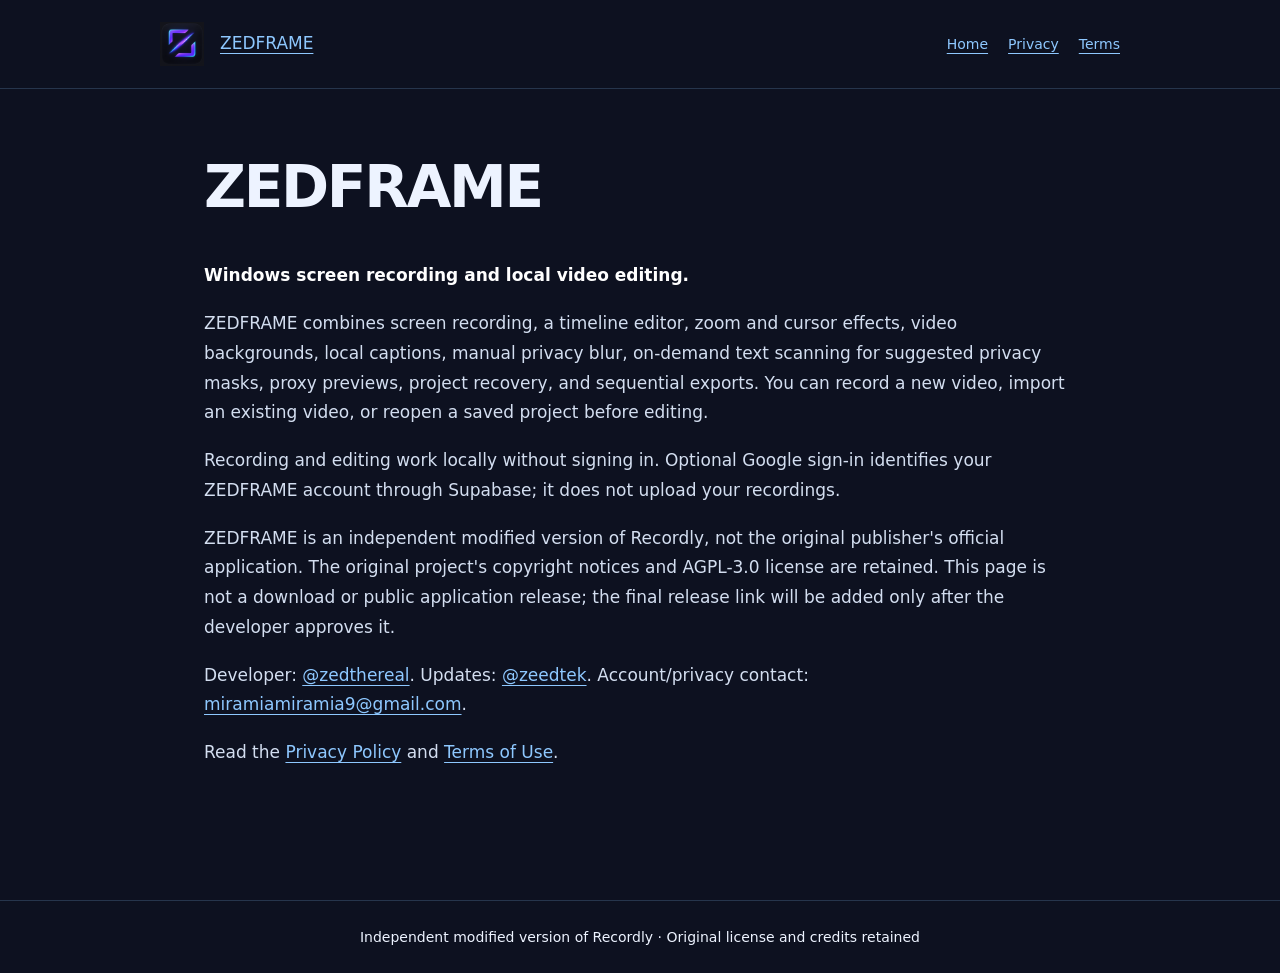
<file: index.html>
<!doctype html>
<html lang="en"><head><meta charset="utf-8"><meta name="viewport" content="width=device-width,initial-scale=1"><title>ZEDFRAME</title><meta name="description" content="ZEDFRAME Windows screen recording and local editing. Information, privacy policy and terms."><link rel="icon" href="icon.png"><link rel="stylesheet" href="style.css"></head><body><header><img src="icon.png" alt="ZEDFRAME icon"><a href="index.html">ZEDFRAME</a><nav aria-label="Main"><a href="index.html">Home</a><a href="privacy.html">Privacy</a><a href="terms.html">Terms</a></nav></header><main><h1>ZEDFRAME</h1>
<p><strong>Windows screen recording and local video editing.</strong></p>
<p>ZEDFRAME combines screen recording, a timeline editor, zoom and cursor effects, video backgrounds, local captions, manual privacy blur, on-demand text scanning for suggested privacy masks, proxy previews, project recovery, and sequential exports. You can record a new video, import an existing video, or reopen a saved project before editing.</p>
<p>Recording and editing work locally without signing in. Optional Google sign-in identifies your ZEDFRAME account through Supabase; it does not upload your recordings.</p>
<p>ZEDFRAME is an independent modified version of Recordly, not the original publisher's official application. The original project's copyright notices and AGPL-3.0 license are retained. This page is not a download or public application release; the final release link will be added only after the developer approves it.</p>
<p>Developer: <a href="https://t.me/zedthereal">@zedthereal</a>. Updates: <a href="https://t.me/zeedtek">@zeedtek</a>. Account/privacy contact: <a href="mailto:miramiamiramia9@gmail.com">miramiamiramia9@gmail.com</a>.</p>
<p>Read the <a href="privacy.html">Privacy Policy</a> and <a href="terms.html">Terms of Use</a>.</p></main><footer>Independent modified version of Recordly · Original license and credits retained</footer></body></html>
</file>
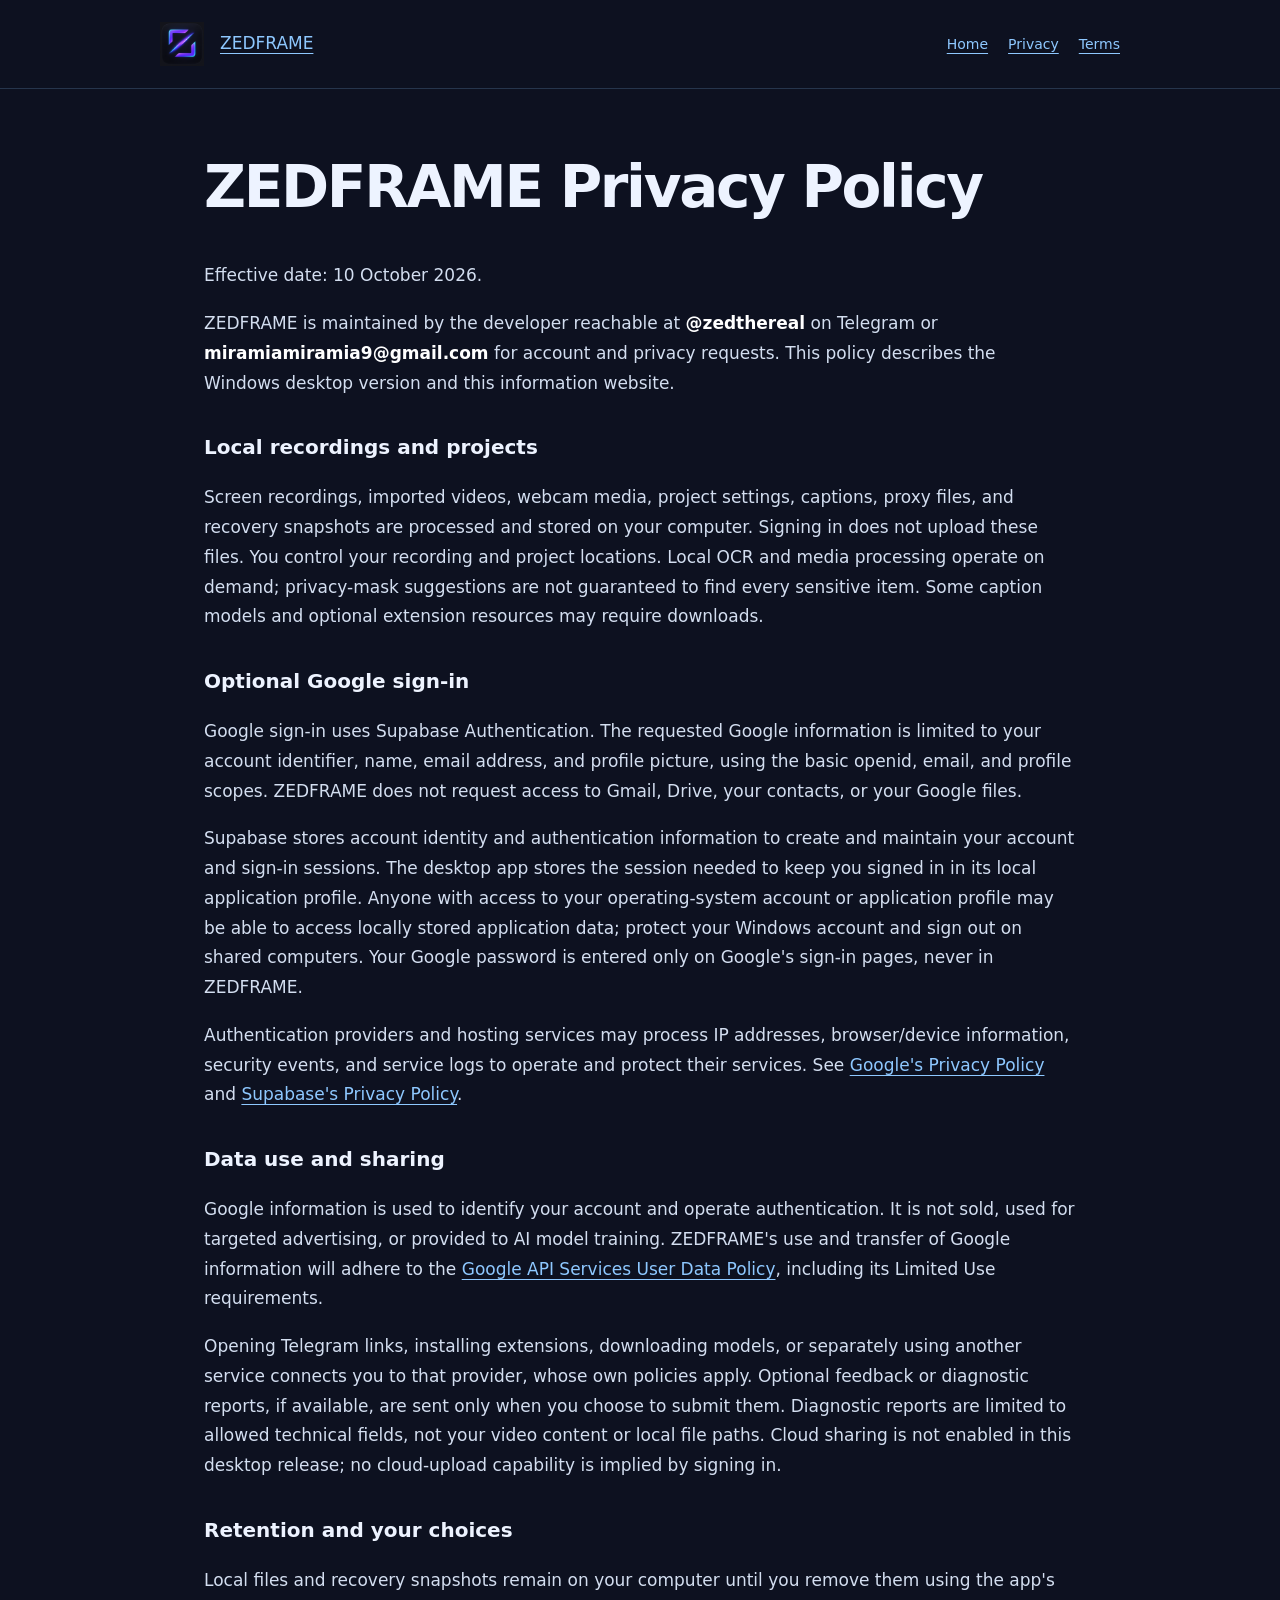
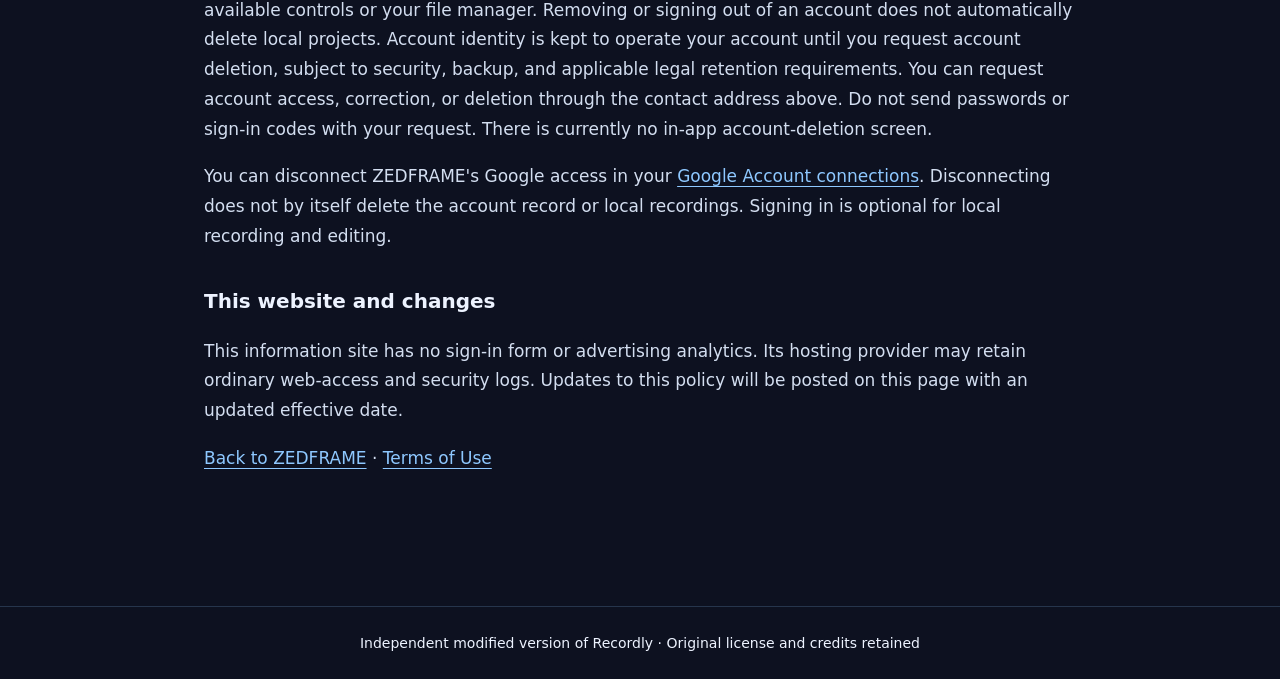
<file: privacy.html>
<!doctype html>
<html lang="en"><head><meta charset="utf-8"><meta name="viewport" content="width=device-width,initial-scale=1"><title>ZEDFRAME Privacy Policy</title><meta name="description" content="ZEDFRAME Windows screen recording and local editing. Information, privacy policy and terms."><link rel="icon" href="icon.png"><link rel="stylesheet" href="style.css"></head><body><header><img src="icon.png" alt="ZEDFRAME icon"><a href="index.html">ZEDFRAME</a><nav aria-label="Main"><a href="index.html">Home</a><a href="privacy.html">Privacy</a><a href="terms.html">Terms</a></nav></header><main><h1>ZEDFRAME Privacy Policy</h1>
<p>Effective date: 10 October 2026.</p>
<p>ZEDFRAME is maintained by the developer reachable at <strong>@zedthereal</strong> on Telegram or <strong>miramiamiramia9@gmail.com</strong> for account and privacy requests. This policy describes the Windows desktop version and this information website.</p>
<h3>Local recordings and projects</h3>
<p>Screen recordings, imported videos, webcam media, project settings, captions, proxy files, and recovery snapshots are processed and stored on your computer. Signing in does not upload these files. You control your recording and project locations. Local OCR and media processing operate on demand; privacy-mask suggestions are not guaranteed to find every sensitive item. Some caption models and optional extension resources may require downloads.</p>
<h3>Optional Google sign-in</h3>
<p>Google sign-in uses Supabase Authentication. The requested Google information is limited to your account identifier, name, email address, and profile picture, using the basic openid, email, and profile scopes. ZEDFRAME does not request access to Gmail, Drive, your contacts, or your Google files.</p>
<p>Supabase stores account identity and authentication information to create and maintain your account and sign-in sessions. The desktop app stores the session needed to keep you signed in in its local application profile. Anyone with access to your operating-system account or application profile may be able to access locally stored application data; protect your Windows account and sign out on shared computers. Your Google password is entered only on Google's sign-in pages, never in ZEDFRAME.</p>
<p>Authentication providers and hosting services may process IP addresses, browser/device information, security events, and service logs to operate and protect their services. See <a href="https://policies.google.com/privacy">Google's Privacy Policy</a> and <a href="https://supabase.com/privacy">Supabase's Privacy Policy</a>.</p>
<h3>Data use and sharing</h3>
<p>Google information is used to identify your account and operate authentication. It is not sold, used for targeted advertising, or provided to AI model training. ZEDFRAME's use and transfer of Google information will adhere to the <a href="https://developers.google.com/terms/api-services-user-data-policy">Google API Services User Data Policy</a>, including its Limited Use requirements.</p>
<p>Opening Telegram links, installing extensions, downloading models, or separately using another service connects you to that provider, whose own policies apply. Optional feedback or diagnostic reports, if available, are sent only when you choose to submit them. Diagnostic reports are limited to allowed technical fields, not your video content or local file paths. Cloud sharing is not enabled in this desktop release; no cloud-upload capability is implied by signing in.</p>
<h3>Retention and your choices</h3>
<p>Local files and recovery snapshots remain on your computer until you remove them using the app's available controls or your file manager. Removing or signing out of an account does not automatically delete local projects. Account identity is kept to operate your account until you request account deletion, subject to security, backup, and applicable legal retention requirements. You can request account access, correction, or deletion through the contact address above. Do not send passwords or sign-in codes with your request. There is currently no in-app account-deletion screen.</p>
<p>You can disconnect ZEDFRAME's Google access in your <a href="https://myaccount.google.com/connections">Google Account connections</a>. Disconnecting does not by itself delete the account record or local recordings. Signing in is optional for local recording and editing.</p>
<h3>This website and changes</h3>
<p>This information site has no sign-in form or advertising analytics. Its hosting provider may retain ordinary web-access and security logs. Updates to this policy will be posted on this page with an updated effective date.</p>
<p><a href="index.html">Back to ZEDFRAME</a> · <a href="terms.html">Terms of Use</a></p></main><footer>Independent modified version of Recordly · Original license and credits retained</footer></body></html>
</file>
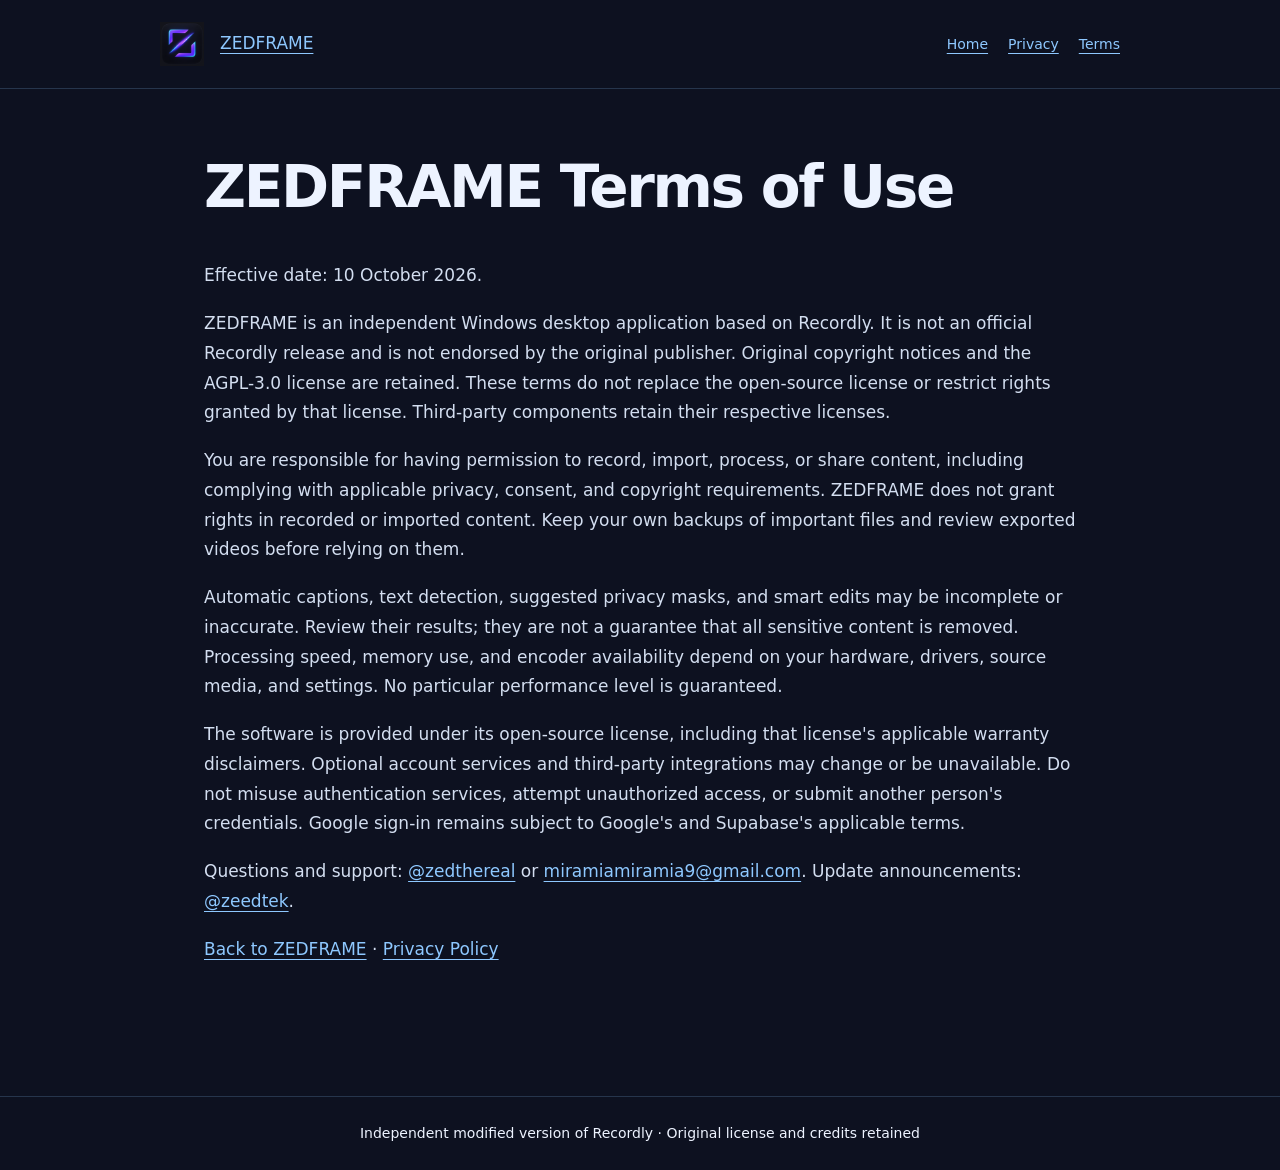
<file: terms.html>
<!doctype html>
<html lang="en"><head><meta charset="utf-8"><meta name="viewport" content="width=device-width,initial-scale=1"><title>ZEDFRAME Terms of Use</title><meta name="description" content="ZEDFRAME Windows screen recording and local editing. Information, privacy policy and terms."><link rel="icon" href="icon.png"><link rel="stylesheet" href="style.css"></head><body><header><img src="icon.png" alt="ZEDFRAME icon"><a href="index.html">ZEDFRAME</a><nav aria-label="Main"><a href="index.html">Home</a><a href="privacy.html">Privacy</a><a href="terms.html">Terms</a></nav></header><main><h1>ZEDFRAME Terms of Use</h1>
<p>Effective date: 10 October 2026.</p>
<p>ZEDFRAME is an independent Windows desktop application based on Recordly. It is not an official Recordly release and is not endorsed by the original publisher. Original copyright notices and the AGPL-3.0 license are retained. These terms do not replace the open-source license or restrict rights granted by that license. Third-party components retain their respective licenses.</p>
<p>You are responsible for having permission to record, import, process, or share content, including complying with applicable privacy, consent, and copyright requirements. ZEDFRAME does not grant rights in recorded or imported content. Keep your own backups of important files and review exported videos before relying on them.</p>
<p>Automatic captions, text detection, suggested privacy masks, and smart edits may be incomplete or inaccurate. Review their results; they are not a guarantee that all sensitive content is removed. Processing speed, memory use, and encoder availability depend on your hardware, drivers, source media, and settings. No particular performance level is guaranteed.</p>
<p>The software is provided under its open-source license, including that license's applicable warranty disclaimers. Optional account services and third-party integrations may change or be unavailable. Do not misuse authentication services, attempt unauthorized access, or submit another person's credentials. Google sign-in remains subject to Google's and Supabase's applicable terms.</p>
<p>Questions and support: <a href="https://t.me/zedthereal">@zedthereal</a> or <a href="mailto:miramiamiramia9@gmail.com">miramiamiramia9@gmail.com</a>. Update announcements: <a href="https://t.me/zeedtek">@zeedtek</a>.</p>
<p><a href="index.html">Back to ZEDFRAME</a> · <a href="privacy.html">Privacy Policy</a></p></main><footer>Independent modified version of Recordly · Original license and credits retained</footer></body></html>
</file>
<file: style.css>
*{box-sizing:border-box}body{margin:0;background:#0d1120;color:#edf3ff;font:17px/1.75 system-ui,sans-serif}header{border-bottom:1px solid #26354c;padding:22px max(24px,calc((100vw - 960px)/2));display:flex;gap:16px;align-items:center}header img{width:44px;height:44px}nav{margin-left:auto;display:flex;gap:20px;flex-wrap:wrap;font-size:14px}a{color:#8ec8ff;text-underline-offset:4px}main{max-width:920px;margin:64px auto;padding:0 24px 50px}h1{font-size:clamp(32px,7vw,58px);line-height:1.2;letter-spacing:-.04em}h2{font-size:24px;margin:44px 0 12px}h3{font-size:20px;margin:32px 0 10px}p{margin:18px 0;color:#d3def0}strong{color:#fff}footer{border-top:1px solid #26354c;padding:24px;text-align:center;font-size:14px}code{overflow-wrap:anywhere}
</file>
